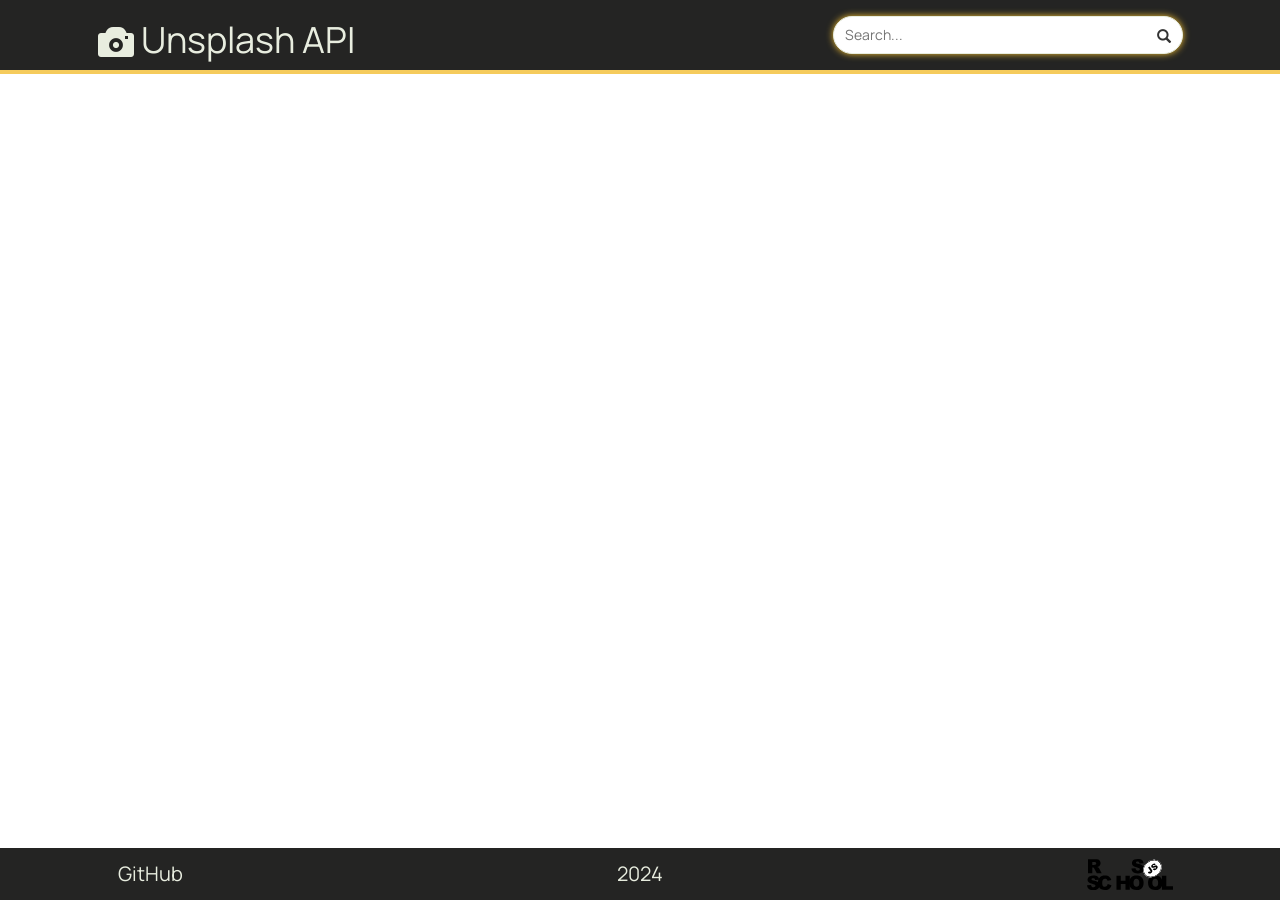
<file: image-gallery/index.html>
<!DOCTYPE html>
<html lang="en">
<head>
    <meta charset="UTF-8">
    <meta name="viewport" content="width=device-width, initial-scale=1.0">
    <title>Nadia-dia - image-gallery</title>
    <link rel="icon" href="assets/icons/gallery.svg">
    <link rel="stylesheet" href="https://maxcdn.bootstrapcdn.com/bootstrap/3.3.7/css/bootstrap.min.css">
    <link rel="stylesheet" href="style.css">
</head>
<body>
    <header class="header">
        <div class="content-container">
            <h1 class="logo">
                <i class="glyphicon glyphicon-camera"></i>
            Unsplash API</h1>
            <div class="search-box">
                <input type="text" placeholder="Search..." class="search" autofocus>
                <button class="search-button"><i class="glyphicon glyphicon-search"></i></button>
                <button class="cross-button">
                    <span class="cross-line"></span>
                    <span class="cross-line"></span>
                </button>
            </div>
        </div>
    </header>
    <main class="main">
        <div class="content-container"></div>
    </main>
    <footer class="footer">
        <div class="content-container">
            <ul class="footer-list">
                <li class="footer-item">
                    <a href="https://github.com/Nadia-dia" target="_blank" class="github-link">GitHub</a>
                </li>
                <li class="footer-item">2024</li>
                <li class="footer-item"><a href="https://rs.school/courses/javascript-ru"><img src="assets/icons/rs-school-logo.svg" alt="RSschool" width="86"></a></li>
            </ul>
        </div>
    </footer>
    <script src="index.js"></script>
</body>
</html>
</file>
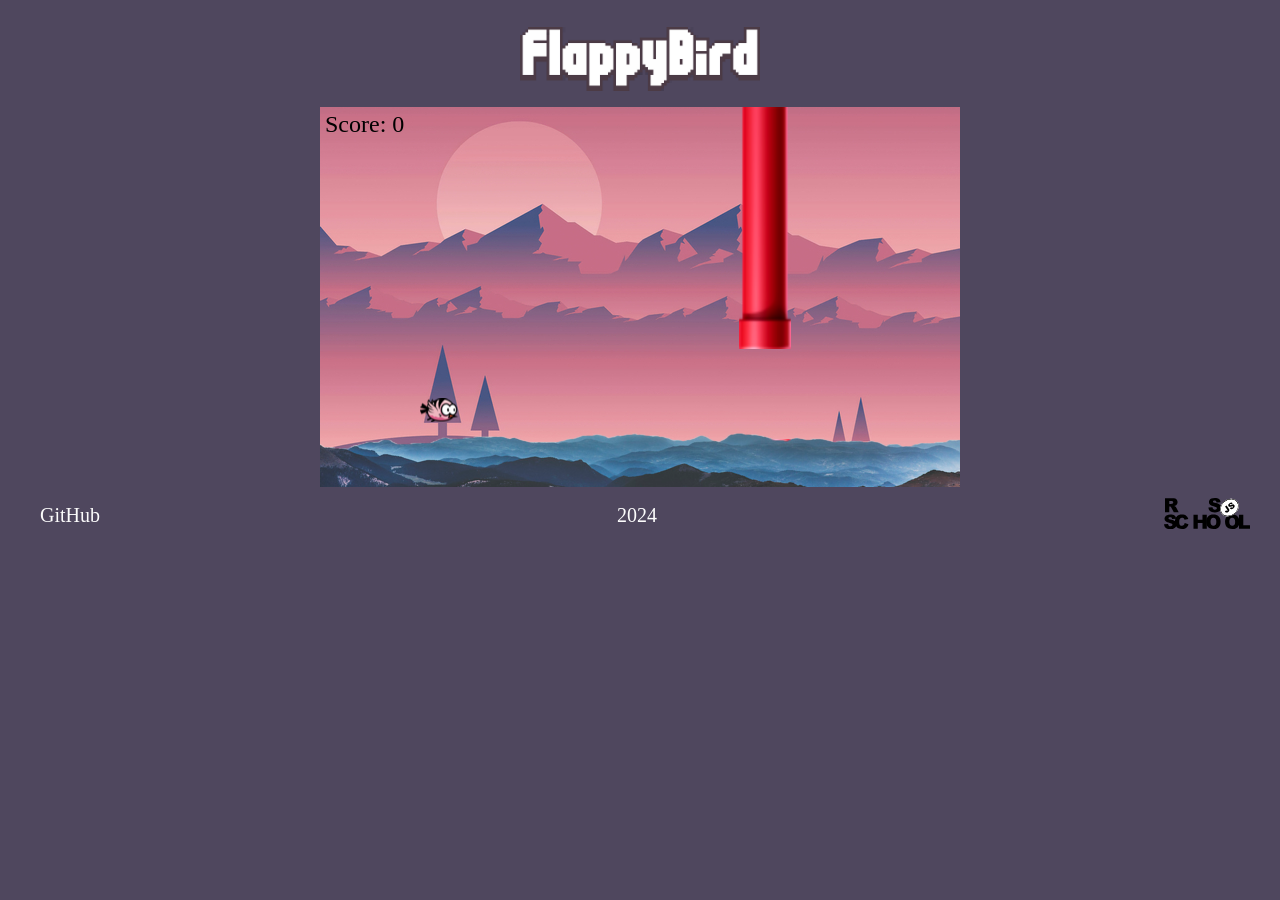
<file: random-game/index.html>
<!DOCTYPE html>
<html lang="en">
<head>
    <meta charset="UTF-8">
    <meta name="viewport" content="width=device-width, initial-scale=1.0">
    <title>Nadia-dia - random-game</title>
    <link rel="stylesheet" href="style.css">
</head>
<body>
    <img src="assets/img/Flappy_Bird_Logo.png" alt="flappy-bird-logo" class="game-name">
    <canvas id="canvas" width="640" height="380"></canvas>
    <footer class="footer">
        <div class="content-container">
            <ul class="footer-list">
                <li class="footer-item">
                    <a href="https://github.com/Nadia-dia" target="_blank" class="github-link">GitHub</a>
                </li>
                <li class="footer-item">2024</li>
                <li class="footer-item"><a href="https://rs.school/courses/javascript-ru"><img src="assets/img/rs-school-logo.svg" alt="RSschool" width="86"></a></li>
            </ul>
        </div>
    </footer>
    <script src="index.js"></script>
</body>
</html>
</file>
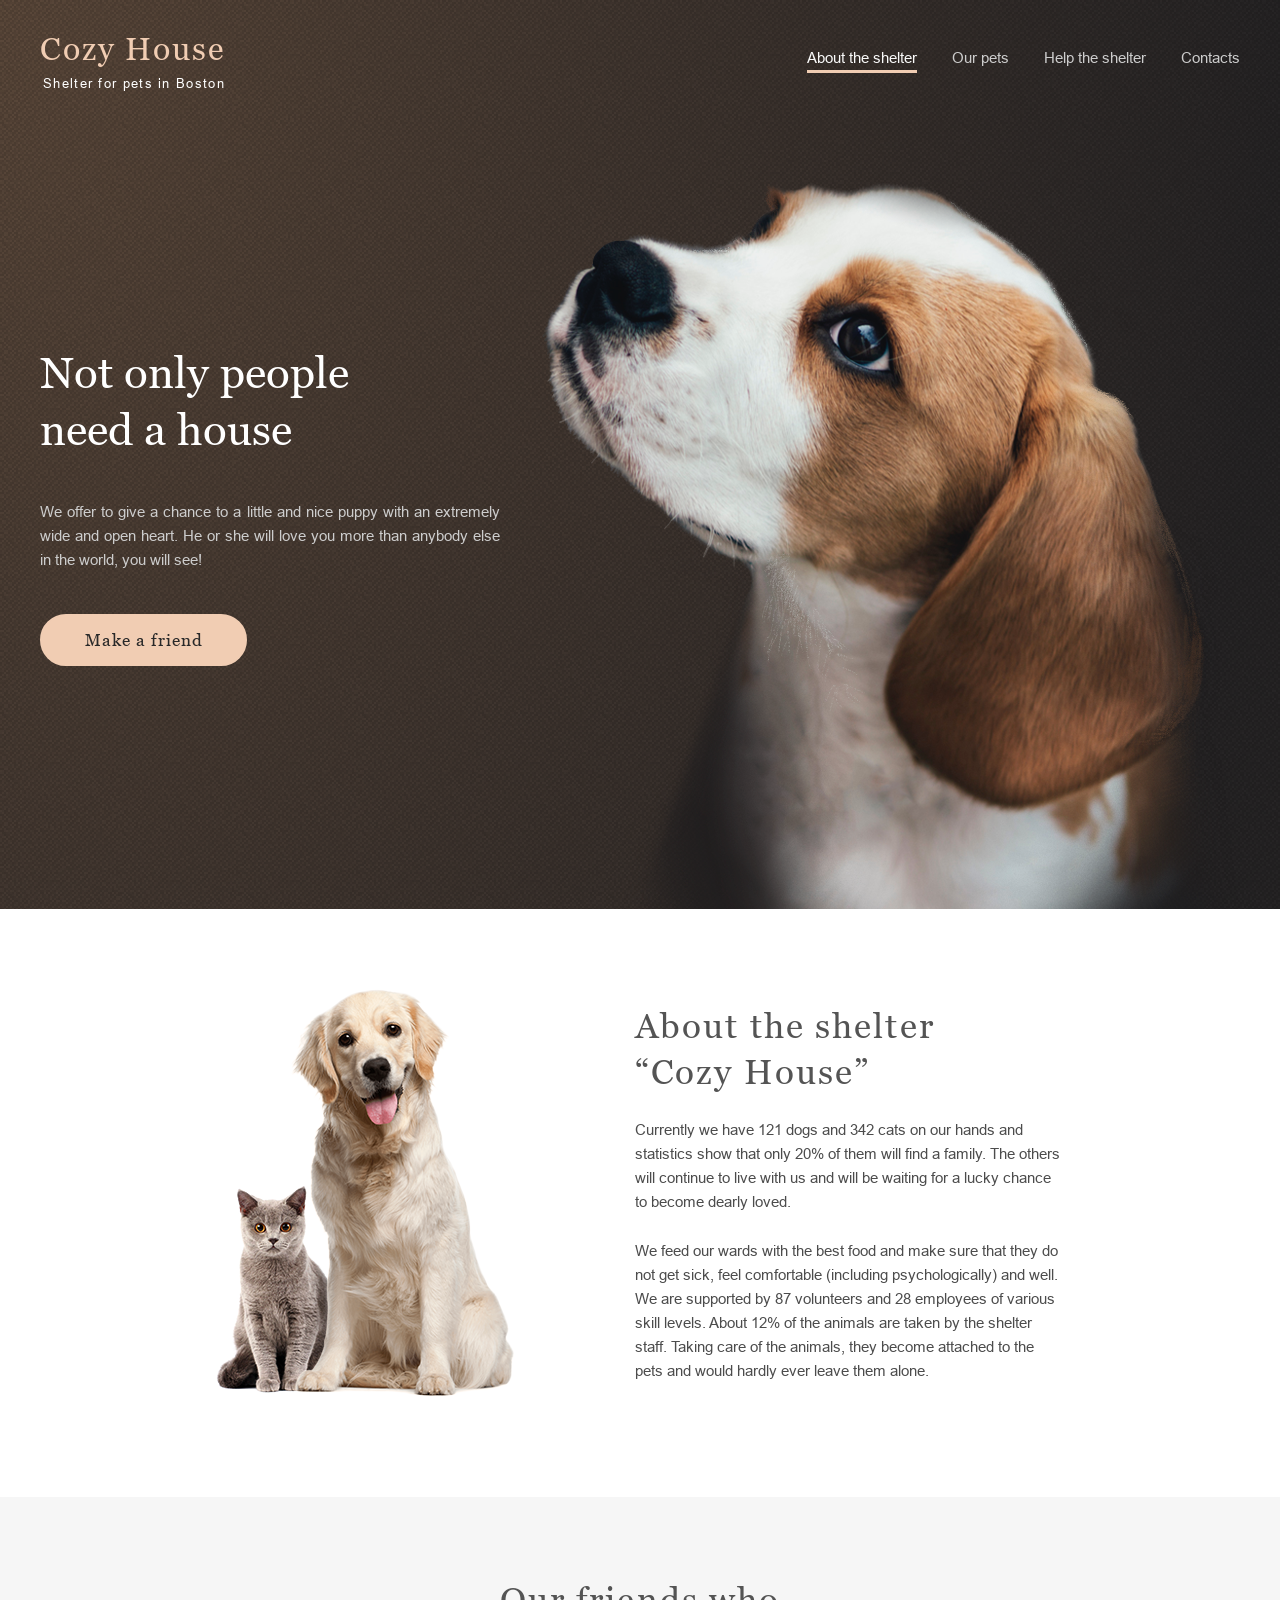
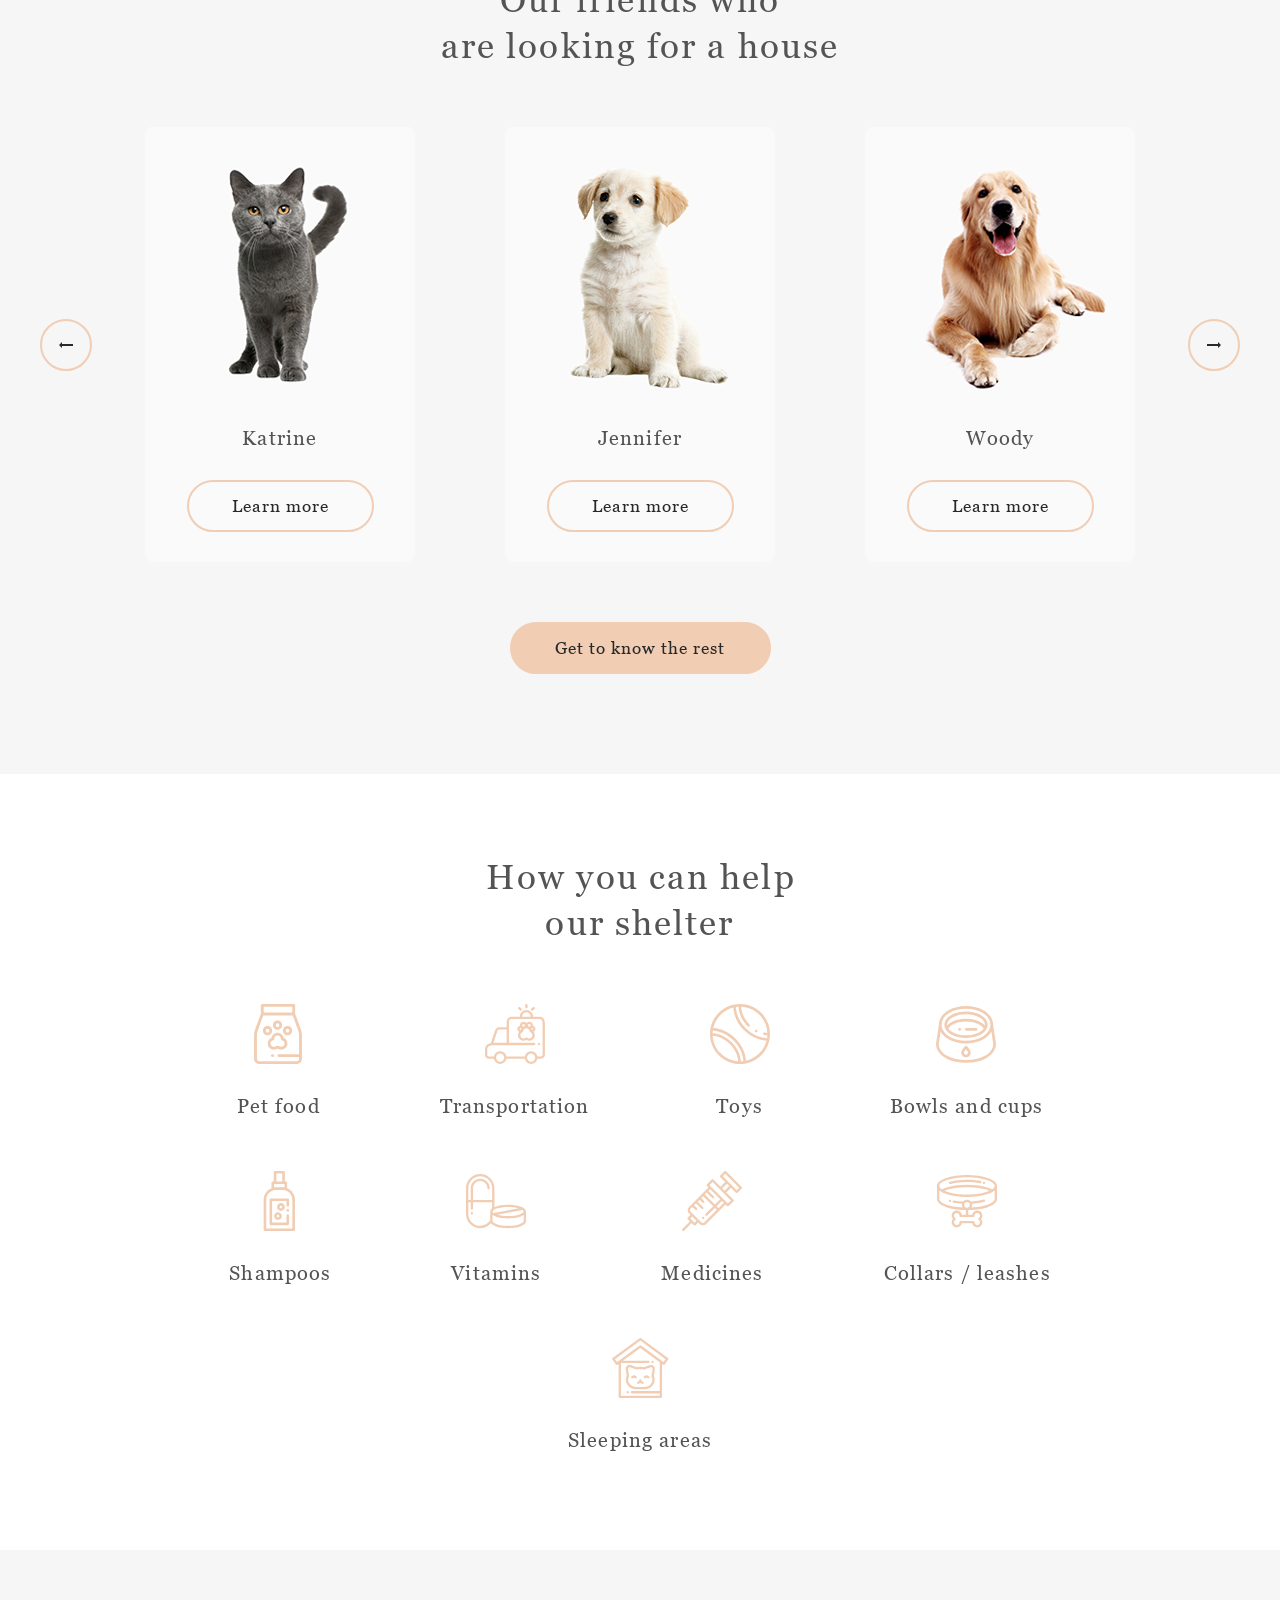
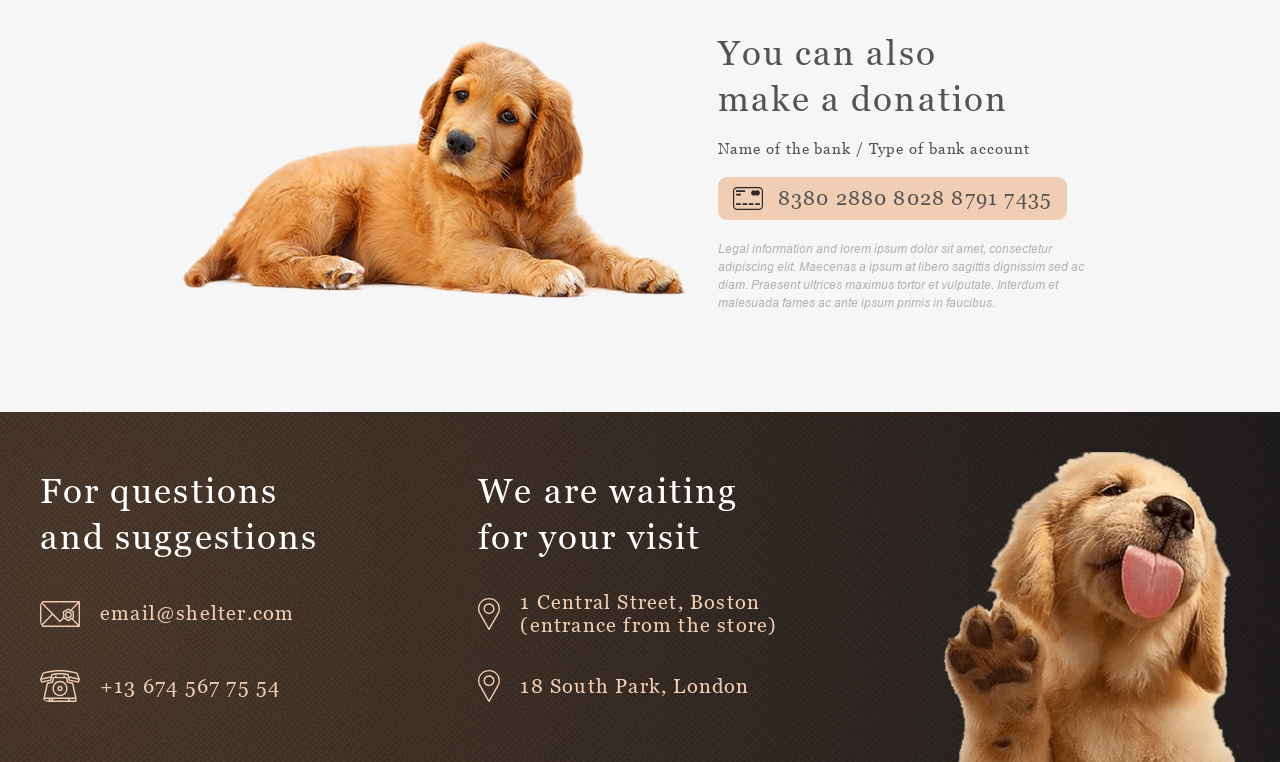
<file: shelter/pages/main/index.html>
<!DOCTYPE html>
<html lang="en">
<head>
    <meta charset="UTF-8">
    <meta name="viewport" content="width=device-width, initial-scale=1.0">
    <title>Shelter</title>
    <link rel="stylesheet" href="style.css">
    <link rel="icon" href="../../assets/icons/favicon.ico">
</head>
<body>
    <header class="header">
        <div class="content-container">
            <div class="header-top-wrapper">
                <div class="logo">
                    <a href="#!" class="link logo-link">
                        <h2 class="logo-title">Cozy House</h2>
                        <span class="logo-subtitle">Shelter for pets in Boston</span>
                    </a>
                </div>
                <nav class="nav-menu">
                    <ul class="menu-list">
                        <li class="menu-item-active">About the shelter</li>
                        <li class="menu-item"><a href="../pets/index.html" class="link pets-link">Our pets</a></li>
                        <li class="menu-item"><a href="#Help" class="link help-link">Help the shelter</a></li>
                        <li class="menu-item"><a href="#Footer" class="link contacts-link">Contacts</a></li>
                    </ul>
                </nav>
                <button class="button-burger">
                    <span class="burger-line"></span>
                    <span class="burger-line"></span>
                    <span class="burger-line"></span>
                </button>
            </div>
            <div class="start-screen">
                <div class="content-wrapper">
                    <h1 class="heading">Not only people need a house</h1>
                    <p class="subheading">We offer to give a chance to a little and nice puppy with an extremely wide and open heart. He or she will love you more than anybody else in the world, you will see!</p>
                    <button class="button button-colored button-start-screen" onclick="window.location='#Pets';">Make&nbsp;a&nbsp;friend</button>
                </div>
                <picture>
                    <source srcset="../../assets/images/start-screen-puppy-250x271.png" media="(max-width: 360px)">
                    <source srcset="../../assets/images/start-screen-puppy-569x593.png" media="(max-width: 768px)">
                    <img alt="puppy" src="../../assets/images/start-screen-puppy-698x728.png">
                </picture>
            </div>
        </div>
    </header>
    <main class="main">
        <section class="about-section" id="About">
            <div class="content-container">
                <picture>
                    <source srcset="../../assets/images/about-pets-260x353.png" media="(max-width: 390px)">
                    <img src="../../assets/images/about-pets-300x408.png" alt="Cat&Dog">

                </picture>
                
                <div class="content-wrapper">
                    <h2 class="heading">About the shelter “Cozy House”</h2>
                    <p class="subheading">Currently we have 121 dogs and 342 cats on our hands and statistics show that only 20% of them will find a family. The others will continue to live with us and will be waiting for a lucky chance to become dearly loved.</p>
                    <p class="subheading">We feed our wards with the best food and make sure that they do not get sick, feel comfortable (including psychologically) and well. We are supported by 87 volunteers and 28 employees of various skill levels. About 12% of the animals are taken by the shelter staff. Taking care of the animals, they become attached to the pets and would hardly ever leave them alone.</p>
                </div>
            </div>    
        </section>
        <section class="our-friends-section" id="Pets">
            <div class="content-container">
                <h3 class="heading">Our friends who are&nbsp;looking for a house</h3>
                <div class="slider">
                    <button class="arrow-left">
                        <svg width="52" height="52" viewBox="0 0 52 52" fill="#f6f6f6" xmlns="http://www.w3.org/2000/svg">
                            <rect x="1" y="1" width="50" height="50" rx="25" stroke="#F1CDB3" stroke-width="2" />
                            <path d="M33 25V27H22V29L19 26L22 23V25H33Z" fill="#292929" />
                        </svg>
                    </button>        
                    <div class="cards-wrapper">
                        <div class="card">
                            <img src="../../assets/images/pets-katrine.png" alt="Cat Katrine">
                            <h4 class="name card-name">Katrine</h4>
                            <button class="button">Learn&nbsp;more</button>
                        </div>
                        <div class="card">
                            <img src="../../assets/images/pets-jennifer.png" alt="Dog Jennifer">
                            <h4 class="name card-name">Jennifer</h4>
                            <button class="button">Learn&nbsp;more</button>
                        </div>
                        <div class="card">
                            <img src="../../assets/images/pets-woody.png" alt="Dog Woody">
                            <h4 class="name card-name">Woody</h4>
                            <button class="button">Learn&nbsp;more</button>
                        </div>
                    </div>
                    <button class="arrow-right">
                        <svg width="52" height="52" viewBox="0 0 52 52" fill="#f6f6f6" xmlns="http://www.w3.org/2000/svg">
                            <rect x="51" y="51" width="50" height="50" rx="25" transform="rotate(-180 51 51)" stroke="#F1CDB3" stroke-width="2" />
                            <path d="M19 27V25H30V23L33 26L30 29V27H19Z" fill="#292929" />
                        </svg>
                    </button>  
                </div>
                <button class="button button-colored" onclick="window.location='../pets/index.html';">Get&nbsp;to&nbsp;know&nbsp;the&nbsp;rest</button>
            </div>
        </section>
        <section class="help-section" id="Help">
            <div class="content-container">
                <h3 class="heading">How&nbsp;you&nbsp;can&nbsp;help our shelter</h3>
                <div class="help-list">
                    <div class="help-item">
                        <img class="help-item-icon" src="../../assets/images/icon-pet-food.svg" alt="icon-pet-food">                         
                        <h4 class="name help-item-name">Pet food</h4>
                    </div>
                    <div class="help-item">
                        <img class="help-item-icon" src="../../assets/images/icon-transportation.svg" alt="icon-transportation">                         
                        <h4 class="name help-item-name">Transportation</h4>
                    </div>
                    <div class="help-item">
                        <img class="help-item-icon" src="../../assets/images/icon-toys.svg" alt="icon-toys">                         
                        <h4 class="name help-item-name">Toys</h4>
                    </div>
                    <div class="help-item">
                        <img class="help-item-icon" src="../../assets/images/icon-bowls-and-cups.svg" alt="icon-bowls-and-cups">                         
                        <h4 class="name help-item-name">Bowls and cups</h4>
                    </div>
                    <div class="help-item">
                        <img class="help-item-icon" src="../../assets/images/icon-shampoos.svg" alt="icon-shampoos">                         
                        <h4 class="name help-item-name">Shampoos</h4>
                    </div>
                    <div class="help-item">
                        <img class="help-item-icon" src="../../assets/images/icon-vitamins.svg" alt="icon-vitamins">                         
                        <h4 class="name help-item-name">Vitamins</h4>
                    </div>
                    <div class="help-item">
                        <img class="help-item-icon" src="../../assets/images/icon-medicines.svg" alt="icon-medicines">                         
                        <h4 class="name help-item-name">Medicines</h4>
                    </div>
                    <div class="help-item">
                        <img class="help-item-icon" src="../../assets/images/icon-collars-leashes.svg" alt="icon-collars-leashes">                         
                        <h4 class="name help-item-name">Collars &sol; leashes</h4>
                    </div>
                    <div class="help-item">
                        <img class="help-item-icon" src="../../assets/images/icon-sleeping-area.svg" alt="icon-sleeping-area">                         
                        <h4 class="name help-item-name">Sleeping areas</h4>
                    </div>
                </div>
            </div>
        </section>
        <section class="in-addition-section">
            <div class="content-container">
                <picture>
                    <source srcset="../../assets/images/donation-dog-260-135.png" media="(max-width: 390px)">
                    <img src="../../assets/images/donation-dog-505-261.png" alt="donation-dog" class="donation-dog-image">
                </picture>
                
                <div class="content-wrapper">
                    <h3 class="heading">You can also make a donation</h3>
                    <h5 class="subheading">Name&nbsp;of&nbsp;the&nbsp;bank&nbsp;/&nbsp;Type&nbsp;of&nbsp;bank&nbsp;account</h5>
                    <a href="#!" class="link card-number-link">8380&nbsp;2880&nbsp;8028&nbsp;8791&nbsp;7435</a>
                    <p class="in-addition-paragraph">
                        Legal information and lorem ipsum dolor sit amet, consectetur adipiscing elit. Maecenas a ipsum at libero sagittis dignissim sed ac diam. Praesent ultrices maximus tortor et vulputate. Interdum et malesuada fames ac ante ipsum primis in faucibus.
                    </p>
                </div>
            </div>
        </section>
    </main>
    <footer class="footer" id="Footer">
            <div class="content-container">
                <div class="footer-contacts">
                    <h3 class="heading footer-heading">For&nbsp;questions and suggestions</h3>
                    <h4 class="contact-name"><a href="mailto:email@shelter.com" class="link email-link">email@shelter.com</a></h4> 
                    <h4 class="contact-name"><a href="tel:+136745677554" class="link phone-link">+13 674 567 75 54</a></h4>
                </div>
                <div class="footer-locations">
                    <h3 class="heading footer-heading">We are waiting for your&nbsp;visit</h3>
                    <h4 class="location-name"><a href="https://www.google.com/maps?q=42.358889,-71.052833" target="_blank" class="link location-link">1 Central Street, Boston (entrance from the store)</a></h4>
                    <h4 class="location-name"><a href="https://www.google.com/maps?q=51.42024587163176,-0.20019493602131022" target="_blank" class="link location-link location-london">18 South Park, London</a></h4>
                </div>
            </div>
    </footer>
    <script src="index.js"></script>
</body>
</html>
</file>
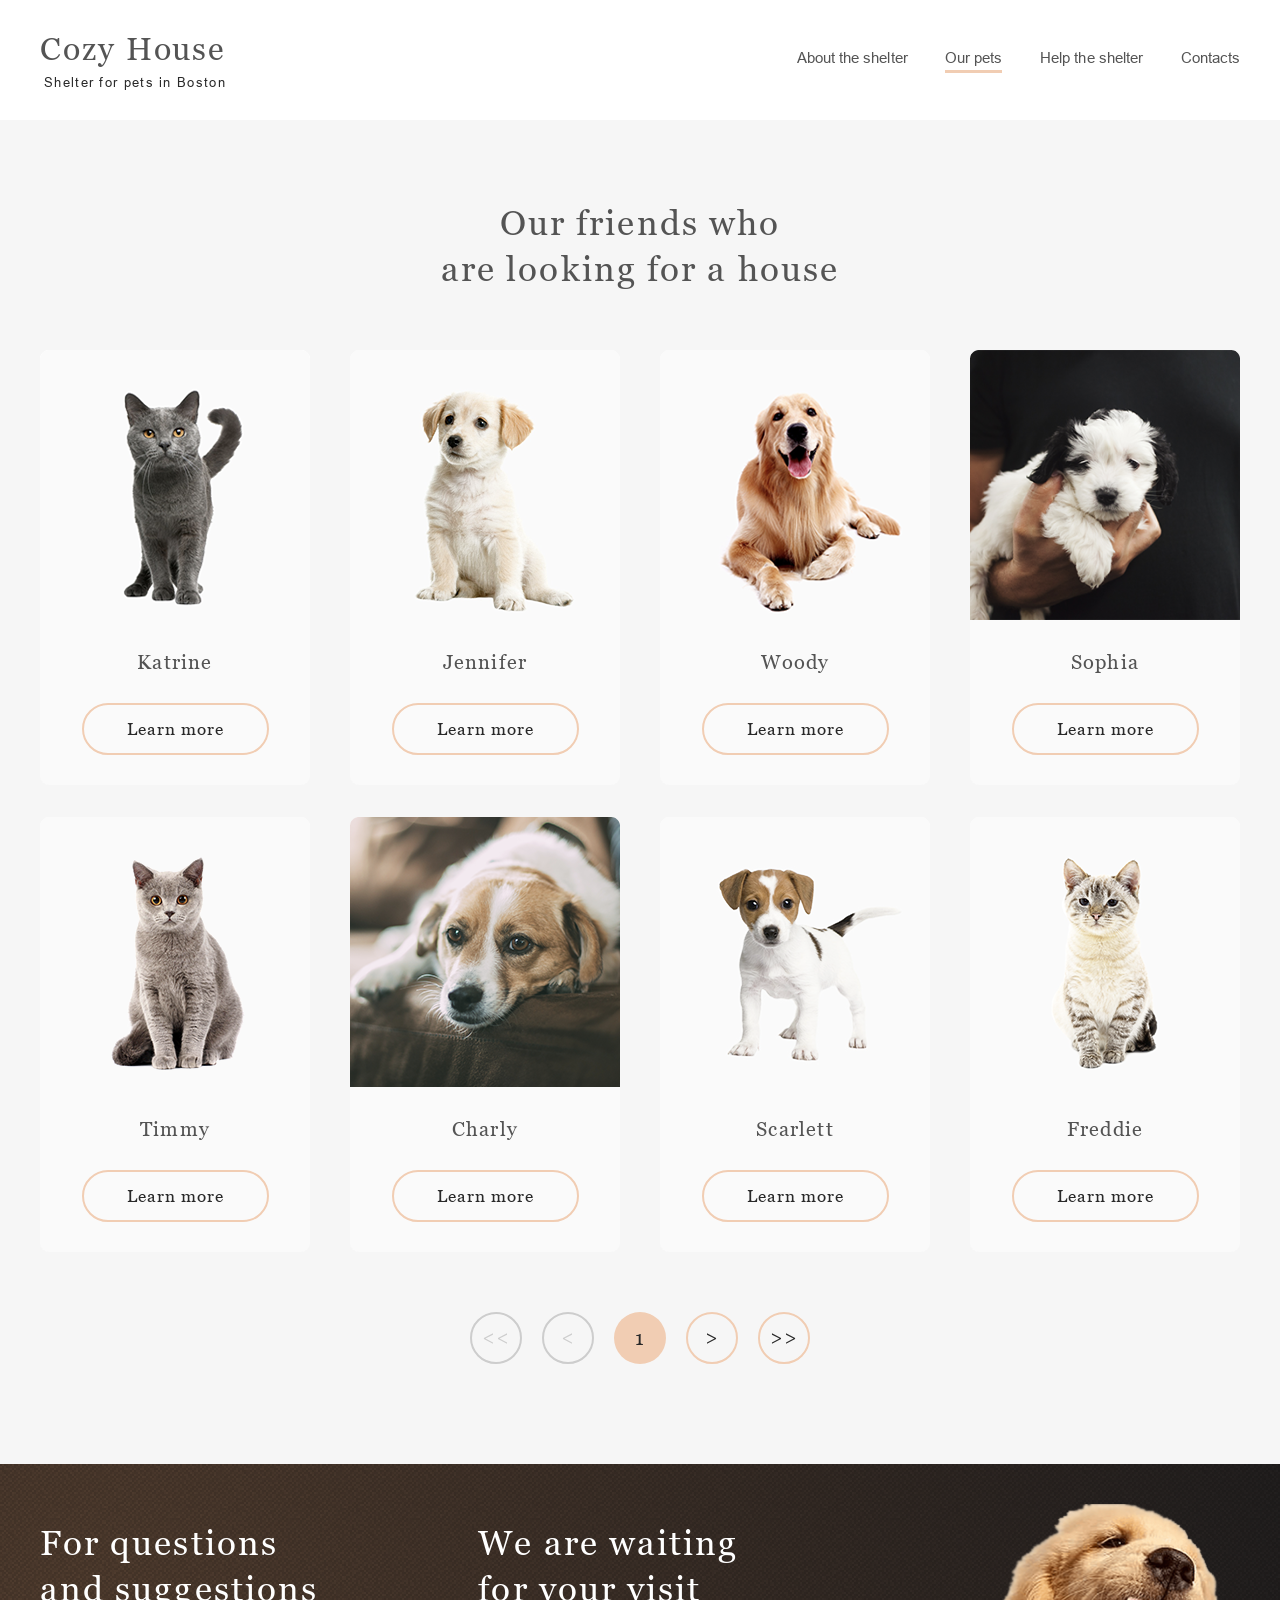
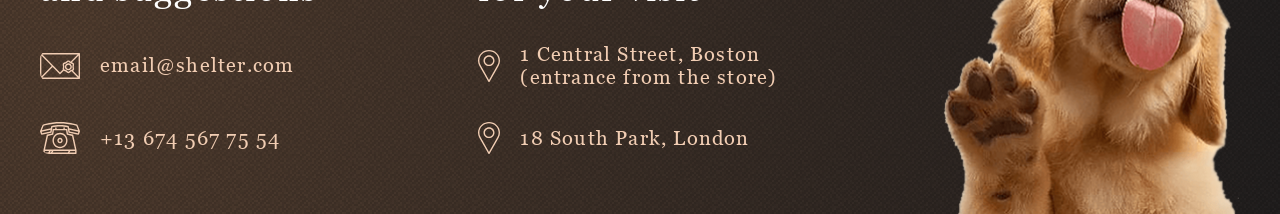
<file: shelter/pages/pets/index.html>
<!DOCTYPE html>
<html lang="en">
<head>
    <meta charset="UTF-8">
    <meta name="viewport" content="width=device-width, initial-scale=1.0">
    <title>Shelter</title>
    <link rel="stylesheet" href="style.css">
    <link rel="icon" href="../../assets/icons/favicon.ico">
</head>
<body>
    <header class="header">
        <div class="content-container">
            <div class="logo">
                <a href="../main/index.html" class="link logo-link">
                    <h2 class="logo-title">Cozy&nbsp;House</h2>
                    <span class="logo-subtitle">Shelter&nbsp;for&nbsp;pets&nbsp;in&nbsp;Boston</span>
                </a>
            </div>
            <nav class="nav-menu">
                <ul class="menu-list">
                    <li class="menu-item"><a href="../main/index.html" class="link pets-link">About the shelter</a></li>
                    <li class="menu-item-active">Our pets</li>
                    <li class="menu-item"><a href="../main/index.html#Help" class="link help-link">Help the shelter</a></li>
                    <li class="menu-item"><a href="#Footer" class="link contacts-link">Contacts</a></li>
                </ul>
            </nav>
            <button class="button-burger">
                <span class="burger-line"></span>
                <span class="burger-line"></span>
                <span class="burger-line"></span>
            </button>
        </div>
    </header>
    <main class="main">
        <section class="our-friends-section" id="Pets">
            <div class="content-container">
                <h1 class="heading">Our friends who are&nbsp;looking for a house</h1>
                <div class="cards-wrapper">  
                    <div class="card">
                        <img src="../../assets/images/pets-katrine.png" alt="Cat Katrine">
                        <h4 class="name card-name">Katrine</h4>
                        <button class="button">Learn&nbsp;more</button>
                    </div>
                    <div class="card">
                        <img src="../../assets/images/pets-jennifer.png" alt="Dog Jennifer">
                        <h4 class="name card-name">Jennifer</h4>
                        <button class="button">Learn&nbsp;more</button>
                    </div>
                    <div class="card">
                        <img src="../../assets/images/pets-woody.png" alt="Dog Woody">
                        <h4 class="name card-name">Woody</h4>
                        <button class="button">Learn&nbsp;more</button>
                    </div>
                    <div class="card">
                        <img src="../../assets/images/pets-sophia.png" alt="Dog Sophia">
                        <h4 class="name card-name">Sophia</h4>
                        <button class="button">Learn&nbsp;more</button>
                    </div> 
                    <div class="card">
                        <img src="../../assets/images/pets-timmy.png" alt="Cat Timmy">
                        <h4 class="name card-name">Timmy</h4>
                        <button class="button">Learn&nbsp;more</button>
                    </div>
                    <div class="card">
                        <img src="../../assets/images/pets-charly.png" alt="Dog Charly">
                        <h4 class="name card-name">Charly</h4>
                        <button class="button">Learn&nbsp;more</button>
                    </div>
                    <div class="card">
                        <img src="../../assets/images/pets-scarlet.png" alt="Dog Scarlett">
                        <h4 class="name card-name">Scarlett</h4>
                        <button class="button">Learn&nbsp;more</button>
                    </div>
                    <div class="card">
                        <img src="../../assets/images/pets-freddie.png" alt="Cat Freddie">
                        <h4 class="name card-name">Freddie</h4>
                        <button class="button">Learn&nbsp;more</button>
                    </div>
                </div>
                <div class="navigation">
                    <button class="arrow arrow-max-left disabled">
                        <svg width="52" height="52" viewBox="0 0 52 52" fill="none" xmlns="http://www.w3.org/2000/svg">
                            <rect x="1" y="1" width="50" height="50" rx="25" stroke="#CDCDCD" stroke-width="2"/>
                            <path d="M22.9469 31.7852L13.9137 27.0879V25.9844L22.9469 21.2871V22.625L15.4371 26.5312L22.9469 30.4473V31.7852ZM37.018 31.7852L27.9848 27.0879V25.9844L37.018 21.2871V22.625L29.5082 26.5312L37.018 30.4473V31.7852Z" fill="#CDCDCD"/>
                        </svg>                            
                    </button>
                    <button class="arrow arrow-left disabled">
                        <svg width="52" height="52" viewBox="0 0 52 52" fill="none" xmlns="http://www.w3.org/2000/svg">
                            <rect x="1" y="1" width="50" height="50" rx="25" stroke="#CDCDCD" stroke-width="2"/>
                            <path d="M29.9824 31.7852L20.9492 27.0879V25.9844L29.9824 21.2871V22.625L22.4727 26.5312L29.9824 30.4473V31.7852Z" fill="#CDCDCD"/>
                        </svg>
                    </button>
                    <button class="button page-number active">1</button>
                    <button class="arrow arrow-right active">
                        <svg width="52" height="52" viewBox="0 0 52 52" fill="#f6f6f6" xmlns="http://www.w3.org/2000/svg">
                            <rect x="1" y="1" width="50" height="50" rx="25" stroke="#F1CDB3" stroke-width="2"/>
                            <path d="M30.041 27.0879L21.0078 31.7852V30.4473L28.5176 26.5312L21.0078 22.625V21.2871L30.041 25.9844V27.0879Z" fill="#292929"/>
                        </svg>    
                    </button>
                    <button class="arrow arrow-max-right active">
                        <svg width="52" height="52" viewBox="0 0 52 52" fill="#f6f6f6" xmlns="http://www.w3.org/2000/svg">
                            <rect x="1" y="1" width="50" height="50" rx="25" stroke="#F1CDB3" stroke-width="2"/>
                            <path d="M23.0055 27.0879L13.9723 31.7852V30.4473L21.482 26.5312L13.9723 22.625V21.2871L23.0055 25.9844V27.0879ZM37.0766 27.0879L28.0434 31.7852V30.4473L35.5531 26.5312L28.0434 22.625V21.2871L37.0766 25.9844V27.0879Z" fill="#292929"/>
                        </svg>                      
                    </button>
                </div>
            </div>
        </section>
    </main>
    <footer class="footer" id="Footer">
        <div class="content-container">
            <div class="footer-contacts">
                <h3 class="heading footer-heading">For&nbsp;questions and suggestions</h3>
                <h4 class="contact-name"><a href="mailto:email@shelter.com" class="link email-link">email@shelter.com</a></h4> 
                <h4 class="contact-name"><a href="tel:+136745677554" class="link phone-link">+13 674 567 75 54</a></h4>
            </div>
            <div class="footer-locations">
                <h3 class="heading footer-heading">We are waiting for your visit</h3>
                <h4 class="location-name"><a href="https://www.google.com/maps?q=42.358889,-71.052833" target="_blank" class="link location-link">1 Central Street, Boston (entrance from the store)</a></h4>
                <h4 class="location-name"><a href="https://www.google.com/maps?q=51.42024587163176,-0.20019493602131022" target="_blank" class="link location-link location-london">18 South Park, London</a></h4>
            </div>
        </div>
    </footer>
    <script src="index.js"></script>
</body>
</html>
</file>
<file: image-gallery/style.css>
/* georgia-700-italic - latin */
@font-face {
    font-family: 'Manrope';
    font-style: normal;
    font-weight: 200;
    src: local("Manrope ExtraLight"), local("Manrope-ExtraLight"), 
        url('assets/fonts/Manrope/Manrope-ExtraLight.ttf') format('truetype'); 
  }  

/* georgia-700 - latin */
@font-face {
    font-family: 'Manrope';
    font-style: normal;
    font-weight: 300;
    src: local("Manrope Light"), local("Manrope-Light"),
         url('assets/fonts/Manrope/Manrope-Light.ttf') format('truetype'); 
  }

/* georgia-regular-italic - latin */
@font-face {
    font-family: 'Manrope';
    font-style: normal;
    font-weight: 400;
    src: local("Manrope Regular"), local("Manrope-Regular"), 
        url('assets/fonts/Manrope/Manrope-Regular.ttf') format('truetype'); 
  }

/* georgia-regular - latin */
@font-face {
    font-family: 'Manrope';
    font-style: normal;
    font-weight: 700;
    src: local("Manrope Bold"), local("Manrope-Bold"),
         url('assets/fonts/Manrope/Manrope-Bold.ttf') format('truetype'); 
}

*{
    margin: 0;
    padding: 0;
    box-sizing: border-box;
    font-family: 'Manrope';
}

body{
    min-height: 100vh;
    display: flex;
    flex-direction: column;
}

.main{
    flex: 1 0 auto;
}
/* Header */

.header,
.footer {
    background-color: #242423;
}

.header{
    border-bottom: 0.3125em solid #F5CB5C;
}

.content-container{
    max-width: 80em;
    margin: 0 auto;
    display: flex;
    flex-wrap: wrap;
}

.header>.content-container{
    min-height: 5em;
    justify-content: space-between;
    align-items: center;
    padding: 0 1.25em;
}

.logo{
    color: #E8EDDF;
}

.logo>i{
    line-height: 0;
    top: 0;
    vertical-align: middle;
}

.search-box{
    max-width: 25em;
    width: 100%;
    position:relative;
}

.search-button{
    position: absolute;
    content: '';
    right: 0.8em;
    top: 0.8em;
    transition: color 0.2s ease;
    border: 0;
    background-color: transparent;
}

.search-button>i:hover{
    cursor:pointer;
    color: #F5CB5C;
}

.search{
    width: 100%;
    border: 0.07em solid #E8EDDF;
    border-radius: 1.5em;
    padding: 0.6em 0.85em;
    outline: none;
    font-family: "Manrope";
    transition: box-shadow 0.4s;
}

.search:focus {
    box-shadow: 0 0 0.55em #f3c033;
}

.cross-button{
    position: absolute;
    padding: 0.1em;
    width: 1em;
    height: 1.5em;
    top: 0.6em;
    right: 2.3em;
    border: 0;
    background-color: transparent;
    visibility: hidden;
}

.cross-button.visible {
    visibility: visible;
}

.cross-button > .cross-line{
    position:absolute;
    right: 0;
    width: 100%;
    height: 0.1em;
    background-color: #333533;
}

.cross-line:first-child{
    transform: rotate(45deg);
}

.cross-line:last-child{
    transform: rotate(-45deg);
}

/*Gallery*/
.main > .content-container{
    padding: 1.25em;
    display:flex;
    justify-content: space-around;
    row-gap: 1em;
}

.gallery-image{
    max-width: 25em;
}

/* Footer */

.footer-list {
    width: 100%;
    display: flex;
    margin: 0;
    padding: 0 1.25em;
    justify-content: space-between;
    align-items: center;
    list-style: none;
}

.footer-item,
.github-link {
    padding: 10px;
    font-size: 20px;                         ;
    color: #E8EDDF;
    transition: 0.3s;
}

.github-link:hover{
    color: #CFDBD5;
    text-decoration: none;
}

.footer-item:nth-child(1)>i{
    color:#E8EDDF;
}

.footer-item:nth-child(1):hover>i{
    color: #CFDBD5;
}

.footer-item:hover {
    text-decoration: none; 
    border-radius: 22%;
    background-color:#333533;
    box-shadow: 0 0 0.55em #333533;
}

.footer-item:nth-child(2):hover{
    color:#E8EDDF;
    background-color: inherit;
    box-shadow: 0 0 0;
}

@media (max-width: 663px){
    .search-box{
        margin-bottom: 1rem;
    }
}
</file>
<file: random-game/style.css>
*{
    margin: 0;
    padding: 0;
    box-sizing: border-box;
}

body{
    height: 100vh;
    background-color: #4f475e;
}

#canvas{
    display: block;
    margin: 0 auto;
    padding: 1em 4em 0;
}

.game-name{
    display: block;
    max-width: 25em;
    width: 100%;
    height: auto;
    margin: 0 auto;
    padding: 1.7em 5em 0;
}

.footer-list {
    width: 100%;
    display: flex;
    margin: 0;
    padding: 0 1.25em;
    justify-content: space-between;
    align-items: center;
    list-style: none;
}

.footer-item,
.github-link {
    padding: 10px;
    font-size: 20px;                         ;
    color: #fcfcfc;
    transition: 0.3s;
    text-decoration: none;
}

.github-link:hover{
    color: #CFDBD5;
    text-decoration: none;
}

.footer-item:nth-child(1)>i{
    color:#fcfcfc;
}

.footer-item:nth-child(1):hover>i{
    color: #E8EDDF;
}

.footer-item:hover {
    text-decoration: none; 
    background-color:#776977;
    box-shadow: 0 0 0.55em #262726;
}

.footer-item:nth-child(2):hover{
    color:#E8EDDF;
    background-color: inherit;
    box-shadow: 0 0 0;
}
</file>
<file: shelter/pages/main/style.css>
/* georgia-700-italic - latin */
@font-face {
    font-family: 'Georgia';
    font-style: italic;
    font-weight: 700;
    src: local("Georgia Bold Italic"), local("Georgia-Bold-Italic"), 
        url('../../assets/fonts/georgia/georgia-bold-italic.ttf') format('truetype'); 
  }  

/* georgia-700 - latin */
@font-face {
    font-family: 'Georgia';
    font-style: normal;
    font-weight: 700;
    src: local("Georgia Bold"), local("Georgia-Bold"),
         url('../../assets/fonts/georgia/georgia-bold.ttf') format('truetype'); 
  }

/* georgia-regular-italic - latin */
@font-face {
    font-family: 'Georgia';
    font-style: italic;
    font-weight: 400;
    src: local("Georgia Italic"), local("Georgia-Italic"), 
        url('../../assets/fonts/georgia/georgia-italic.ttf') format('truetype'); 
  }

/* georgia-regular - latin */
@font-face {
    font-family: 'Georgia';
    font-style: normal;
    font-weight: 400;
    src: local("Georgia Regular"), local("Georgia-Regular"),
         url('../../assets/fonts/georgia/georgia-regular.ttf') format('truetype'); 
  }

/* arial-900 - latin */
@font-face {
    font-family: 'Arial';
    font-style: normal;
    font-weight: 900;
    src: local("Arial Black"), local("Arial-Black"),
         url('../../assets/fonts/arial/arial-black.ttf') format('truetype'); 
  }

/* arial-700-italic - latin */
@font-face {
    font-family: 'Arial';
    font-style: italic;
    font-weight: 700;
    src: local("Arial Bold Italic"), local("Arial-Bold-Italic"), 
        url('../../assets/fonts/arial/arial-bold-italic.ttf') format('truetype'); 
  }  

/* arial-700 - latin */
@font-face {
    font-family: 'Arial';
    font-style: normal;
    font-weight: 700;
    src: local("Arial Bold"), local("Arial-Bold"),
         url('../../assets/fonts/arial/arial-bold.ttf') format('truetype'); 
  }

/* arial-italic - latin */
@font-face {
    font-family: 'Arial';
    font-style: italic;
    font-weight: 400;
    src: local("Arial Italic"), local("Arial-Italic"), 
        url('../../assets/fonts/arial/arial-italic.ttf') format('truetype'); 
  }

/* arial-regular - latin */
@font-face {
    font-family: 'Arial';
    font-style: normal;
    font-weight: 400;
    src: local("Arial Regular"), local("Arial-Regular"),
         url('../../assets/fonts/arial/arial-regular.ttf') format('truetype'); 
  }

/* inter-regular - latin */
@font-face {
    font-display: swap; 
    font-family: 'Inter';
    font-style: normal;
    font-weight: 400;
    src: local("Inter Regular"), local("Inter-Regular"),
         url('../../assets/fonts/inter-v13-latin/inter-v13-latin-regular.woff2') format('woff2'); 
  }
 
:root {
  --font-family: "Georgia", serif;
  --second-family: "Arial", sans-serif;
  --third-family: "Inter", sans-serif;
}  

html{
  font-size: 16px;
  scroll-behavior: smooth;
}

/* Header */
body{
  margin: 0px;
  padding: 0px;
  width: 100vw;
  height: 100vh;
}

.content-container {
  box-sizing: border-box;
  width: 100%;
  max-width: 1280px;
  margin: 0 auto;
  padding: 80px 40px 100px;
  font-family: var(--font-family);
}

.header .content-container {
  position: relative;
  overflow: hidden;
  padding: 30px 40px 0px;
}

.header {
  background: url(../../assets/images/noise_transparent@2x.png), radial-gradient(100% 215.42% at 0% 0%, #5b483a 0%, #262425 100%), linear-gradient(0deg, #211f20, #211f20);  
}

.header-top-wrapper{
  min-height: 60px;
  display: flex;
  justify-content: space-between;
  margin-bottom: 5.625em;
}

.logo-title{
  text-align: left;
  font-weight: 400;
  font-size: 32px;
  line-height: 36px;
  letter-spacing: 0.059em;
  color: #f1cdb3;
  text-shadow: 0 4px 4px 0 rgba(0, 0, 0, 0.25);
  margin: 0 0 10px;
  max-height: 35px;
  transition: color 0.3s ease-in-out;
}

.logo-subtitle{
  display:block;
  text-align: right;
  font-family: var(--second-family);
  font-weight: 400;
  font-size: 13px;
  letter-spacing: 0.1em;
  color: #fff;
  min-width: 179px;
  transition: color 0.3s ease-in-out;
}

.logo{
  display: flex;
  flex-direction: column;
  align-items: self-end;
  gap: 10px;
}

.logo:hover .logo-title{
  color: #fff;
}

.menu-list{
  list-style: none;
  display: flex;
  justify-content: space-between;
  align-items: top;
  margin: 16px 0 0;
  padding: 0;
  gap: 35px;
}

.menu-item{
  transition: color 0.3s ease-in-out, border-bottom 0.1s ease-in-out;
}

.menu-item>.link, .menu-item-active {
  font-family: var(--second-family);
  font-weight: 400;
  font-size: 15px;
  line-height: 24px;
  color: #cdcdcd;
  cursor: default;
}

.menu-item>.link{
  display:inline-block;
  margin-bottom: 3px;
  vertical-align: top;
  transition: color 0.3s ease-in-out, cursor 0.3s ease-in-out;
}

.menu-item:hover>.link{
  color: #fff;
  border-bottom: none;
  cursor: pointer;
}

.menu-item-active, .menu-item:active {
  color: #fafafa;
  border-bottom: 3px solid #f1cdb3;
}

.menu-item:active>.link{
  margin-bottom: 0;
}

.button-burger {
  display: none;
}

.start-screen{
  width: 100%;
  display: flex;
  flex-wrap: wrap;
  justify-content: center;
  column-gap: 42px;
}

.content-wrapper {
  display: inline-flex;
  flex-direction: column;
  align-items: center;
  flex: 1 0 460px;
}

.start-screen .content-wrapper {
  max-width: 100%;
  margin-top: 163px;
  margin-bottom: 100px;
  gap: 42px;
}

.heading {
  font-family: var(--font-family);
  font-weight: 400;
  line-height: 1.3;
  margin: 0;
  width: 100%;
}

.start-screen .heading {
  align-self: flex-start;
  font-size: 44px;
  color: #fff;
  max-width: 310px;
}

.subheading{
  font-family: var(--second-family);
  font-weight: 400;
  font-size: 15px;
  line-height: 1.6;
  text-align: justify;
  color: #cdcdcd;
  width: 100%;
  margin: 0;
}

.button {
  border-radius: 100px;
  padding: 13px 43px;
  width: 100%;
  height: 100%;
  max-width: 207px;
  max-height: 52px;
  background-color: #fafafa;
  border: 2px solid #f1cdb3;
  font-family: var(--font-family);
  font-weight: 400;
  font-size: 17px; 
  line-height: 130%;
  letter-spacing: 0.06em;
  color: #292929;
  transition: background-color 0.3s ease-in-out, border 0.3s ease-in-out;
}

.button:hover {
  cursor:pointer;
  background-color: #fddcc4;
  border: 2px solid #fddcc4;
}

.button-colored{
  background: #f1cdb3;
}

.button-colored:hover{
  border: 2px solid #fddcc4;
}

.start-screen img {
  display: block;
  max-width: 100%;
  height: auto;
}
/* Start-screen end */

/* About section start */
.about-section {
  background-color: #fff;
}

.about-section .content-container{
  margin: 0 auto;
  padding: 5rem 0 6.25rem;
  display: flex;
  flex-wrap: wrap-reverse;
  justify-content: center;
  align-items: center;
  row-gap: 5rem;
  column-gap: 9.375%;
}

.about-section img{
  display: block;
}

.about-section .content-wrapper {
  align-items: flex-start;
  max-width: 430px;
  gap: 25px;
}

.about-section .heading {
  font-size: 35px;
  color: #545454;
  letter-spacing: 0.06em;
  max-width: 370px;
  max-height: 90px;
}

.about-section .subheading{
  text-align: left;
  color: #4c4c4c;
}

/* About section end */

/* Pets section start */
.our-friends-section{
  background-color: #f6f6f6;
}

.our-friends-section .content-container {
  display: flex;
  flex-direction: column;
  gap: 60px;
  align-items: center;
}

.our-friends-section .heading{
  font-size: 35px;
  color: #545454;
  letter-spacing: 0.06em;
  text-align:center;
  max-width: 400px;
  max-height: 90px;
}

.slider{
  width: 100%;
  max-width: 1200px;
  display: flex;
  justify-content: space-between;
  align-items: center;  
  column-gap: 4.4%;
}

.arrow-left, .arrow-right{
  max-height: 52px;
  padding: 0;
  border: none;
  background-color:#f6f6f6;
}

.arrow-left svg, .arrow-left rect,
.arrow-right svg, .arrow-right rect {
  transition: all 0.2s ease-in-out;
}


.arrow-left:hover svg, .arrow-right:hover svg{
  cursor:pointer;
  fill: #FDDCC4;
}

.arrow-left:hover rect, .arrow-right:hover rect {
  cursor: pointer;
  stroke: #FDDCC4;
}

.cards-wrapper{
  width: 100%;
  max-width: 990px;
  display: flex;
  justify-content: space-between;
}

.card {
  max-height: 435px;
  display: flex;
  flex-direction: column;
  align-items: center;
  background-color: #fafafa;
  border-radius: 9px;
  transition: all 0.5s ease-in-out;
}

.name{
  width: 100%;
  font-family: var(--font-family);
  font-weight: 400;
  font-size: 20px;
  letter-spacing: 0.06em;
  text-align: center;
  color: #545454; 
}

.card-name {
  line-height: 23px;
  margin: 30px 0;
}

.card .button {
  max-width: 187px;
  max-height: 52px;
  margin-bottom: 30px;
  letter-spacing: 0.06em;
}

.card:hover {
  cursor: pointer;
  background-color: #fff;
  box-shadow: 0 2px 35px 14px rgba(13, 13, 13, 0.04);
}

.our-friends-section .button-colored{
  max-width: 261px;
}
/* Pets section end */

/* Help section start */
.help-section{
  background-color: #fff;
}

.help-section .content-container{
  padding: 80px 0 100px;
}

.help-section .heading{
  font-size: 35px;
  color: #545454;
  letter-spacing: 0.06em;
  text-align:center;
  max-width: 308px;
  max-height: 90px;
  margin: 0 auto 60px;
}

.help-list{
  display:flex;
  flex-wrap: wrap;
  justify-content: center;
  row-gap: 55px;
  column-gap: 120px;
  max-width: 1026px;
  margin: 0 auto;
}

.help-item{
  text-align:center;
  max-height: 113px;
}

.help-item-name{
  margin: 30px 0 0;
  line-height: 95%;
  letter-spacing: 0.0565em;
}

/* Help section end */

/* In-addition section start */
.in-addition-section {
  background-color:  #f6f6f6;
}

.in-addition-section .content-container {
  width: 100%;
  max-width: 915px;
  display: flex;
  flex-wrap: wrap-reverse;
  justify-content: space-between;
  align-items: center;
  row-gap: 3.75em;
  text-align: justify;
  padding-left: 0;
  padding-right: 0;
}

.donation-dog-image{
  display: inline-block;
  max-height: 261px;
}

.in-addition-section .content-wrapper{
  max-width: 380px;
  display: inline-flex;
  flex-direction: column;
  align-items: flex-start;
  row-gap: 20px;
  vertical-align: top;
}

.in-addition-section .heading{
  font-size: 35px;
  color: #545454;
  letter-spacing: 0.06em;
  text-align:start;
  max-width: 300px;
  max-height: 90px;
}

.in-addition-section .subheading{
  font-family: var(--font-family);
  font-weight: 400;
  line-height: 115%;
  text-align:left;
  color: #545454;
  letter-spacing: 0.06em;
  max-width: 307px;
  max-height: 17px;
  margin: 0;
}

.link {
  text-decoration: none;
}

.card-number-link{
  display:inline-block;
  max-width: 274px;
  padding: 10px 15px;
  text-align: center;
  font-family: var(--font-family);
  font-weight: 400;
  font-size: 20px;
  line-height: 115%; 
  letter-spacing: 0.06em;
  color: #545454;
  background-color: #f1cdb3;
  background: url(../../assets/images/credit-card.svg) no-repeat 15px 10px,  #f1cdb3 ;
  background-size: 30px 23px;
  padding-left: 60px;
  border-radius: 9px;
  transition: background-color 0.5s ease-in-out;
}

.card-number-link:focus {
  background-color: #fddcc4;
}

.card-number-link:hover {
  background-color: #fddcc4;
}

.in-addition-paragraph{
  margin: 0;
  font-family: var(--second-family);
  font-weight: 400;
  font-style: italic;
  font-size: 12px;
  text-align: left;
  line-height: 1.5;
  color:  #b2b2b2;
}

.in-addition-section img{
  height: auto;
  max-width: 100%;
}
/* In-addition section end */

/* Footer start */
.footer{
  background: url(../../assets/images/noise_transparent@2x.png), radial-gradient(110.67% 538.64% at 5.73% 50%, #513D2F 0%, #1A1A1C 100%), #211F20;
}

.footer .content-container {
  display: flex;
  justify-content: space-between;
  width: 100%;
  padding: 56px 40px 60px;
  background-image: url(../../assets/images/footer-puppy-300x310.png);
  background-position: bottom right 4.1%;
  background-repeat: no-repeat;
  background-size: content;
}

.footer-contacts,
.footer-locations{
  display:flex;
  flex-direction: column;
  justify-content: space-between;
  min-height: 234px;
}

.footer-contacts{
  max-width: 278px;
}

.footer-locations{
  max-width: 302px;
  margin-right: 38.3%;
}

.footer-heading {
  max-height: 90px;
  font-size: 35px;
  letter-spacing: 0.059em;
  color: #fff;
}

.phone-link, .email-link,
.location-link{
  display:inline-block;
  font-family: var(--font-family);
  font-weight: 400;
  font-size: 20px;
  line-height: 115%; 
  letter-spacing: 0.06em;
  color: #f1cdb3;
  border-radius: 9px;
  transition: color 0.2s ease-in-out;
}

.email-link{
  background: url(../../assets/images/icon-email.svg) no-repeat 0px 0px;
  background-size: 40px 32px;
  padding: 4px 0 5px 60px;
}

.phone-link{
  background: url(../../assets/images/icon-phone.svg) no-repeat 0px 0px;
  background-size: 40px 32px;
  padding: 5px 0 4px 60px;
}

.location-link{
  background: url(../../assets/images/icon-marker.svg) no-repeat 0px 7px;
  background-size: 22px 32px;
  padding-left: 42px;
}

.location-london{
  background-position: 0 0;
  padding: 5px 0px 4px 42px;
}

.contact-name,
.location-name{
  display: inline-block;
  margin: 0;
}

.phone-link:hover, .email-link:hover,
.location-link:hover{
  color: #fddcc4;
}
/* Footer end */

/* Shelter Part2 Adaptive start*/
@media(min-width: 1280px){
  .start-screen>.content-wrapper .button{
    align-self: flex-start;
  }
}

@media(max-width: 1279px){
  .start-screen{
    flex-direction: column;
    align-items: center;
    justify-content: flex-start;
  }

  .start-screen .content-wrapper{
    margin-bottom: 0;
    flex-grow: 0;
  }

  .start-screen picture{
    align-self: flex-end;
  }
}

@media(max-width: 1180px){
  .our-friends-section .content-container{
    padding-left: 0;
    padding-right: 0;
  }

  .slider {
    margin: 0 auto;
    max-width: 708px;
    column-gap: 0.8em;
  }

  .cards-wrapper{
    max-width: 580px;
    column-gap: 2.5em;
  }

  .card:last-child{
    overflow:hidden;
  }

  /*Help section*/
  .help-list{
    column-gap: 9%;
  }

  .help-item{
    width: 100%;
    max-width: 170px;
  }

  /*Footer*/
  .footer .content-container{
    padding-top: 30px;
    justify-content: space-evenly;
  }

  .footer-locations {
    margin-right: 34%;
  }
}

/*Footer*/
@media(max-width: 1030px){
  .footer-locations {
    margin-right: 30%;
  }
}

@media(max-width: 980px){
  .footer .content-container{
    padding: 30px 4px 375px;
    background-position: bottom right 50%;
  }

  .footer-locations {
    margin: 0;
  }
}

@media(max-width: 884px){
  .in-addition-section .content-container{
    justify-content: center;
  }
}

@media(max-width: 768px){
  /* Header */
  .header .content-container
  {
    padding-left: 3.905%;
    padding-right: 3.905%;
  }

  .header-top-wrapper{
    margin-bottom: 3.75em;
  }

  /*Start-screen*/
  .start-screen .content-wrapper{
    max-width: 460px;
    flex-basis: 0;
    margin-top: 0;
    margin-bottom: 100px;
  }

  .button-start-screen{
    align-self: center;
  }

  /*Help*/
  .help-list{
    column-gap: 8%;
  }

  .help-item{
    width: 100%;
    max-width: 170px;
  }
}

@media(max-width:767px){
  .header-top-wrapper{
    align-items: center;
  }

  .nav-menu{
    display: flex;
    flex-direction: column;
    justify-content: center;
    align-items: center;
    position: fixed;
    right: -20em;
    top: 0;
    width: 20em;
    height: 100vh;
    background:  #292929;
    visibility: hidden;
    transition: right 0.9s, visibility 0.5s;
    overflow: auto;
    z-index: 2;
  }

  .nav-menu::before{
    content: "";
    position: fixed;
    top: 0;
    right: -20em;
    width: 320px;
    height: 5.625em;
    background-color: #292929;
    z-index: 3;
    visibility: hidden;
    transition: right 0.9s, visibility 0.5s;
  }

  .menu-list{
    display: block;
    margin: 0 auto;
    max-width: 15.1875em;
    text-align: center;
    overflow: hidden;
  }

  @media(max-height: 500px) {
    .menu-list{
      position: absolute;
      top: 5.625em;
    }
  }

  .menu-item .link, .menu-item-active {
    font-size: 2em;
    line-height: 160%;
  }

  .menu-item {
    margin-bottom: 2.5em;
  }

  .menu-item:last-child {
    margin-bottom: 0;
  }

  .menu-item-active{
    margin-bottom: 1.25em;;
  }

  .header-top-wrapper.open .nav-menu{
    right: 0;
    visibility: visible;
  }

  .header-top-wrapper.open .nav-menu::before{
    visibility: visible;
    right: 0;
  }

  .header-top-wrapper.open+.start-screen{
    overflow: hidden;
  }

  .button-burger{
    display:block;
    padding: 0;
    border: 0;
    position: relative;
    width: 30px;
    height: 24px;
    background-color: transparent;
    transition: transform 0.5s;
    cursor: pointer;
    z-index: 4;
  }

  .burger-line{
    position: absolute;
    right: 0;
    height: 2px;
    width: 100%;
    background-color: #f1cdb3;
    transition: background-color 0.3s;
  }

  .burger-line:first-child{
    top: 0;
  }

  .burger-line:last-child{
    bottom: 0;
  }

  .burger-line:nth-child(2){
    top: 50%;
    transform: translateY(-50%);
  }

  .button-burger:hover span {
    background-color: #fafafa;
  }

  .header-top-wrapper.open .button-burger{
    transform: rotate(90deg);
  }

}

/*Our-pets section*/
@media(max-width: 730px){
  .cards-wrapper{
    max-width: 270px;
    overflow: hidden;
  }

  .slider{
    max-width: 500px;
    justify-content: space-evenly;
    column-gap: 0;
  }
}

@media(max-width: 705px){
  .header .content-container{
    padding-left: 10px;
    padding-right: 10px;
  }

  .header-top-wrapper{
    margin: 0 0.6em 3.75em;
  }
}

/*Footer-320*/
@media(max-width:620px){
  .footer .content-container{
    flex-wrap: wrap;
    column-gap: 20px;
    row-gap: 40px;
    justify-content: center;
    padding-bottom: 296px;
    background-image: url(../../assets/images/footer-puppy-260x269.png);
  }

  .footer-heading{
    text-align: center;
  }

  .footer-contacts, 
  .footer-locations{
    align-items: center;
    row-gap: 40px;
  }

  .location-name{
    align-self: flex-start;
  }
}

@media(max-width: 530px){
  .start-screen .heading,
  .start-screen .subheading,
  .about-section .heading,
  .in-addition-section .heading{ 
    align-self: center;
    text-align: center;
  }

  .our-friends-section .heading { 
    max-width: 100%;
  }

  .about-section .content-container{
    padding:2.625em 1.5625em;
  }

  .about-section .subheading{
    text-align: justify;
  }

  .about-section .content-wrapper{
    flex: 0 1 460px;
  }

  .our-friends-section .content-container,
  .help-section .content-container,
  .in-addition-section .content-container{
    padding:2.625em 0;
  }

  .in-addition-section .subheading{
    max-width: 300px;
  }
}

@media(max-width: 420px){
  .slider{
    max-width: 320px;
    row-gap: 1.25em;
  }

  .arrow-left{
    order: 1;
  }

  .arrow-right{
    order: 1;
  }

  .slider{
    flex-wrap: wrap;
  }
}

@media(max-width: 390px){
  .start-screen .heading{
    line-height: 1.28;
  }

  .start-screen .heading,
  .about-section .heading,
  .our-friends-section .heading,
  .help-section .heading,
  .in-addition-section .heading { 
    font-size: 1.5625em;
    letter-spacing: 0.06em;
    max-width: 80%;
  }

  .our-friends-section .heading { 
    max-width: 90%;
  }

  .start-screen .content-wrapper{
    margin-bottom: 105px;
  }

  .about-section .content-container{
    row-gap: 2.625em;
  }

  .about-section .content-wrapper{
    gap: 1.375em;
  }

  .our-friends-section .content-container{
    gap: 2.625em;
  }

  .help-section{
    padding-left: 15px;
    padding-right: 15px;
  }
  .help-section .heading{
    margin-bottom: 42px;
  }

  .help-item{
    max-width: 130px;
  }
  .help-item-icon{
    max-height: 50px;
  }

  .help-item-name{
    margin: 20px 0 0;
    font-size: 93.75%;
    line-height: 87%;
  }

  .help-list{
    gap: 30px;
    justify-content: center;
  }

  .help-item:last-child{
    margin-right: auto;
  }

  .in-addition-section .content-container{
    gap: 2.45em;
    padding:2.625em 0 2.4em;
  }


  .in-addition-section .content-wrapper{
    max-width: 300px;
    align-items: center;
  }

  .in-addition-section .heading { 
    max-width: 75%;
  }

  .in-addition-section .subheading{
    font-size: 15px;
    letter-spacing: normal;
    text-align: center;
    line-height: 160%;
    max-height: 24px;
  }

  .card-number-link{
    font-size: 15px;
    line-height: 110%;
    padding: 13px 15px 13px 60px;
  }

  .in-addition-paragraph{
    max-width: 280px;
    text-align: justify;
  }

  .footer-heading{
    font-size: 25px;
  }

  .footer-contacts,
  .footer-locations {
    row-gap: 40px;
    justify-content: flex-start;
  }

  .footer-contacts{
    min-height: auto;
  }

  .footer-locations{
    max-width: 300px;
  }
}
</file>
<file: shelter/pages/pets/style.css>
/* georgia-700-italic - latin */
@font-face {
    font-family: 'Georgia';
    font-style: italic;
    font-weight: 700;
    src: local("Georgia Bold Italic"), local("Georgia-Bold-Italic"), 
        url('../../assets/fonts/georgia/georgia-bold-italic.ttf') format('truetype'); 
  }  

/* georgia-700 - latin */
@font-face {
    font-family: 'Georgia';
    font-style: normal;
    font-weight: 700;
    src: local("Georgia Bold"), local("Georgia-Bold"),
         url('../../assets/fonts/georgia/georgia-bold.ttf') format('truetype'); 
  }

/* georgia-regular-italic - latin */
@font-face {
    font-family: 'Georgia';
    font-style: italic;
    font-weight: 400;
    src: local("Georgia Italic"), local("Georgia-Italic"), 
        url('../../assets/fonts/georgia/georgia-italic.ttf') format('truetype'); 
  }

/* georgia-regular - latin */
@font-face {
    font-family: 'Georgia';
    font-style: normal;
    font-weight: 400;
    src: local("Georgia Regular"), local("Georgia-Regular"),
         url('../../assets/fonts/georgia/georgia-regular.ttf') format('truetype'); 
  }

/* arial-900 - latin */
@font-face {
    font-family: 'Arial';
    font-style: normal;
    font-weight: 900;
    src: local("Arial Black"), local("Arial-Black"),
         url('../../assets/fonts/arial/arial-black.ttf') format('truetype'); 
  }

/* arial-700-italic - latin */
@font-face {
    font-family: 'Arial';
    font-style: italic;
    font-weight: 700;
    src: local("Arial Bold Italic"), local("Arial-Bold-Italic"), 
        url('../../assets/fonts/arial/arial-bold-italic.ttf') format('truetype'); 
  }  

/* arial-700 - latin */
@font-face {
    font-family: 'Arial';
    font-style: normal;
    font-weight: 700;
    src: local("Arial Bold"), local("Arial-Bold"),
         url('../../assets/fonts/arial/arial-bold.ttf') format('truetype'); 
  }

/* arial-italic - latin */
@font-face {
    font-family: 'Arial';
    font-style: italic;
    font-weight: 400;
    src: local("Arial Italic"), local("Arial-Italic"), 
        url('../../assets/fonts/arial/arial-italic.ttf') format('truetype'); 
  }

/* arial-regular - latin */
@font-face {
    font-family: 'Arial';
    font-style: normal;
    font-weight: 400;
    src: local("Arial Regular"), local("Arial-Regular"),
         url('../../assets/fonts/arial/arial-regular.ttf') format('truetype'); 
  }

/* inter-regular - latin */
@font-face {
    font-display: swap; 
    font-family: 'Inter';
    font-style: normal;
    font-weight: 400;
    src: local("Inter Regular"), local("Inter-Regular"),
         url('../../assets/fonts/inter-v13-latin/inter-v13-latin-regular.woff2') format('woff2'); 
  }
 
:root {
  --font-family: "Georgia", serif;
  --second-family: "Arial", sans-serif;
  --third-family: "Inter", sans-serif;
}  

html{
  scroll-behavior: smooth;
}

/* Header */
body{
  margin: 0px;
  padding: 0px;
  width: 100vw;
  height: 100vh;
}

.header {
  background-color: #fff;
}

.content-container {
  box-sizing: border-box;
  width: 100%;
  max-width: 1280px;
  margin: 0 auto;
  font-family: var(--font-family);
}

.header .content-container {
  max-height: 120px;
  padding: 30px 3.125%;
  display: flex;
  justify-content: space-between;
}

.logo{
    max-width: 184px;
}

.logo-title{
    font-weight: 400;
    font-size: 32px;
    line-height: 110%;
    letter-spacing: 0.06em;
    color: #545454;
    text-shadow: 0 4px 4px 0 rgba(0, 0, 0, 0.25);
    margin: 1px 0 6px;
    max-height: 35px;
    max-width: 184px;
    transition: color 0.3s ease-in-out;
}
  
.logo-subtitle{
    display:inline-block;
    text-align: right;
    font-family: var(--second-family);
    font-weight: 400;
    font-size: 13px;
    letter-spacing: 0.1em;
    color: #292929;
    max-width: 179px;
    margin-left: 4px;
    transition: color 0.3s ease-in-out;
}
  
.logo:hover .logo-title,
.logo:hover .logo-subtitle {
  color:  #b2b2b2;
}

.link {
   text-decoration: none;
}

.logo-link{
    display: inline-block;
    max-height: 60px;
}

.menu-list{
    list-style: none;
    min-width: 443px;
    display: flex;
    justify-content: space-between;
    align-items: top;
    margin: 16px 0 0;
    padding: 0;
    gap: 35px;
} 

.menu-item>.link, .menu-item-active {
    font-family: var(--second-family);
    font-weight: 400;
    font-size: 15px;
    line-height: 24px;
    color: #545454;
    cursor: default;
}
  
.menu-item>.link{
    display:inline-block;
    margin-bottom: 3px;
    vertical-align: top;
    letter-spacing: 0.0025em;
    transition: color 0.3s ease-in-out, cursor 0.3s ease-in-out;
}
  
.menu-item:hover>.link{
    color: #292929;
    border-bottom: none;
    cursor: pointer;
}
  
.menu-item-active, .menu-item:active {
    border-bottom: 3px solid #f1cdb3;
}
  
.menu-item:active>.link{
    margin-bottom: 0;
}

.button-burger {
    display: none;
}
/* Header End*/

/* Pets start*/
.our-friends-section{
    background-color: #f6f6f6;
}

.our-friends-section .content-container{
    display: flex;
    flex-direction: column;
    align-items: center;
    gap: 45px;
    padding: 80px 0 100px;
}

.heading {
    font-family: var(--font-family);
    font-weight: 400;
    line-height: 1.3;
    margin: 0;
    width: 100%;
}

.our-friends-section .heading{
    font-size: 35px;
    color: #545454;
    letter-spacing: 0.06em;
    text-align:center;
    max-width: 400px;
    max-height: 90px;
}

.cards-wrapper{
    max-width: 93.75%;
    padding: 15px 0;
    display: flex;
    flex-wrap: wrap;
    column-gap: 10px;
    justify-content: space-between;
    row-gap:32px;
}

.card {
    max-height: 435px;
    display: flex;
    flex-direction: column;
    align-items: center;
    gap:30px;
    background-color: #fafafa;
    border-radius: 9px;
    transition: all 0.5s ease-in-out;
}
  
.name{
    width: 100%;
    height: 100%;
    margin: 0;
    font-family: var(--font-family);
    font-weight: 400;
    font-size: 20px;
    letter-spacing: 0.06em;
    text-align: center;
    color: #545454; 
}

.card-name {
    max-height: 23px;
}
  
.button {
    border-radius: 100px;
    padding: 13px 43px;
    width: 100%;
    height: 100%;
    max-width: 207px;
    max-height: 52px;
    background-color: #fafafa;
    border: 2px solid #f1cdb3;
    font-family: var(--font-family);
    font-weight: 400;
    font-size: 17px; 
    line-height: 130%;
    letter-spacing: 0.06em;
    color: #292929;
    transition: background-color 0.3s ease-in-out, border 0.3s ease-in-out;
}

.card .button {
    max-width: 187px;
    max-height: 52px;
    margin-bottom: 30px;
    letter-spacing: 0.06em;
}
  
.card:hover {
    cursor: pointer;
    background-color: #fff;
    box-shadow: 0 2px 35px 14px rgba(13, 13, 13, 0.04);
}

.card:hover button {
    cursor:pointer;
    background-color: #fddcc4;
    border: 2px solid #fddcc4;
}
/* Pagination Start*/
.navigation{
    display:flex;
    gap: 20px;
}

.arrow{
    max-height: 52px;
    border:none;
    padding: 0;
    background-color: #f6f6f6;
}

.arrow rect {
  transition: stroke 0.3s ease-in-out;
}

.arrow svg{
  transition: fill 0.3s ease-in-out;
}

.page-number{
    padding:15px 21px;
    max-width: 52px;
    max-height: 52px;
    border-radius: 100px;
    background-color: #f1cdb3;
    border: none;
    font-size: 20px;
    line-height: 115%;
    text-align: center;
}

.page-number:hover{
    cursor:auto;
}

.arrow.active:hover{
    cursor:pointer;
}

.arrow.active:hover svg{
    fill:#fddcc4;
}

.arrow.active:hover rect{
    stroke:#fddcc4;
}
/* Pagination End*/
/* Pets End*/

/* Footer start */
.footer{
    background: url(../../assets/images/noise_transparent@2x.png), radial-gradient(110.67% 538.64% at 5.73% 50%, #513D2F 0%, #1A1A1C 100%), #211F20;
}
  
.footer .content-container {
    display: flex;
    justify-content: space-between;
    width: 100%;
    padding: 56px 3.125% 60px;
    background-image: url(../../assets/images/footer-puppy-300x310.png);
    background-position: bottom right 4.1%;
    background-repeat: no-repeat;
    background-size: content;
}
  
.footer-contacts,
.footer-locations{
    display:flex;
    flex-direction: column;
    justify-content: space-between;
    min-height: 234px;
}
  
.footer-contacts{
    max-width: 278px;
}
  
.footer-locations{
    max-width: 302px;
    margin-right: 38.3%;
}
  
.footer-heading {
    max-height: 90px;
    font-size: 35px;
    letter-spacing: 0.059em;
    color: #fff;
}
  
.phone-link, .email-link,
.location-link{
    display:inline-block;
    font-family: var(--font-family);
    font-weight: 400;
    font-size: 20px;
    line-height: 115%; 
    letter-spacing: 0.06em;
    color: #f1cdb3;
    border-radius: 9px;
    transition: color 0.2s ease-in-out;
}
  
.email-link{
    background: url(../../assets/images/icon-email.svg) no-repeat 0px 0px;
    background-size: 40px 32px;
    padding: 4px 0 5px 60px;
}
  
.phone-link{
    background: url(../../assets/images/icon-phone.svg) no-repeat 0px 0px;
    background-size: 40px 32px;
    padding: 5px 0 4px 60px;
}
  
.location-link{
    background: url(../../assets/images/icon-marker.svg) no-repeat 0px 7px;
    background-size: 22px 32px;
    padding-left: 42px;
}
  
.location-london{
    background-position: 0 0;
    padding: 5px 0px 4px 42px;
}
  
.contact-name,
.location-name{
    display: inline-block;
    margin: 0;
}
  
.phone-link:hover, .email-link:hover,
.location-link:hover{
    color: #fddcc4;
}
/* Footer end */


/*Shelter 2 Adaptive start*/
/*Footer*/
@media(max-width: 1030px){
    .footer-locations {
      margin-right: 30%;
    }
}

@media(max-width: 980px){
    .footer .content-container{
      padding: 30px 4px 375px;
      justify-content: space-evenly;
      background-position: bottom right 50%;
    }
  
    .footer-locations {
      margin: 0;
    }
}

@media(max-width: 950px){
    .header .content-container
    {
        padding-left: 3.906%;
        padding-right: 3.906%;
    }

    .our-friends-section .content-container{
        gap: 30px;
        padding-bottom: 76px;;
    }

    .cards-wrapper{
        column-gap: 40px;
        max-width: 75.53%;
        max-height: 1365px;
        overflow: hidden;
        padding: 0;
        margin-bottom: 10px;;
    }
}

@media(max-width:767px){
    .header .content-container{
        align-items: center;
    }

    .nav-menu{
        display: flex;
        flex-direction: column;
        justify-content: center;
        align-items: center;
        position: fixed;
        right: -20em;
        top: 0;
        width: 20em;
        height: 100vh;
        background:   #f6f6f6;
        visibility: hidden;
        transition: right 0.9s, visibility 0.5s;
        overflow: auto;
        z-index: 2;
    }
  
    .nav-menu::before{
        content: "";
        position: fixed;
        top: 0;
        right: -20em;
        width: 320px;
        height: 5.625em;
        background-color: #f6f6f6;
        z-index: 3;
        visibility: hidden;
        transition: right 0.9s, visibility 0.5s;
    }

    .menu-list{
      display: block;
      margin: 0 auto;
      min-width: 0;
      text-align: center;
      overflow: hidden;
    }

    @media(max-height: 500px) {
      .menu-list{
        position: absolute;
        top: 5.625em;
      }
    }

    .menu-item .link, .menu-item-active {
      font-size: 2em;
      line-height: 160%;
    }
    
    .menu-item {
      margin-bottom: 2.5em;
    }
    
    .menu-item:last-child {
      margin-bottom: 0;
    }
    
    .menu-item-active{
      margin-bottom: 1.25em;
      display: inline-block;
    }  

    .header.open .nav-menu{
      visibility: visible;
      right: 0;
      
    }
    
    .header.open .nav-menu::before{
      visibility: visible;
      right: 0;
    }
    
    .header.open+.main{
      overflow: hidden;
    }

    .button-burger{
      display:block;
      padding: 0;
      border: 0;
      position: relative;
      width: 30px;
      height: 24px;
      background-color: transparent;
      transition: transform 0.5s;
      cursor: pointer;
      z-index: 4;
    }
  
    .burger-line{
      position: absolute;
      right: 0;
      height: 2px;
      width: 100%;
      background-color: #000;
    }
  
    .burger-line:first-child{
      top: 0;
    }
  
    .burger-line:last-child{
      bottom: 0;
    }
  
    .burger-line:nth-child(2){
      top: 50%;
      transform: translateY(-50%);
    }

    .button-burger:hover span {
        background-color: #4c4c4c;
    }
    
    .header.open .button-burger{
      transform: rotate(90deg);
    }

    .cards-wrapper{
        max-width: 270px;
    }

    .navigation{
        width: 100%;
        max-width: 340px;
        gap: 10px;
        justify-content: space-between;
    }
}

/*Footer-320*/
@media(max-width:620px){
    .footer .content-container{
      flex-wrap: wrap;
      column-gap: 20px;
      row-gap: 40px;
      justify-content: center;
      padding-bottom: 296px;
      background-image: url(../../assets/images/footer-puppy-260x269.png);
    }
  
    .footer-heading{
      text-align: center;
    }
  
    .footer-contacts, 
    .footer-locations{
      align-items: center;
      row-gap: 40px;
    }
  
    .location-name{
      align-self: flex-start;
    }
}

@media(max-width: 430px){
    .our-friends-section .heading { 
        font-size: 1.5625em;
        letter-spacing: 0.06em;
      }
}

@media(max-width: 390px){
    .header .content-container{
        padding-left: 6.25%;
        padding-right: 6.25%;
    }

    .our-friends-section .content-container{
        gap: 42px;
        padding: 13.1% 3.125%;
    }

    .cards-wrapper{
        margin-bottom: 0;
    }

    .navigation{
        justify-content: space-evenly;
    }

    .footer-heading{
        font-size: 25px;
        line-height: 1.28;
        max-width: 85%;
    }
    
    .footer-contacts,
    .footer-locations {
        row-gap: 40px;
        justify-content: flex-start;
    }
    
    .footer-contacts{
        min-height: auto;
    }
    
    .footer-locations{
        max-width: 300px;
    }
}
</file>
